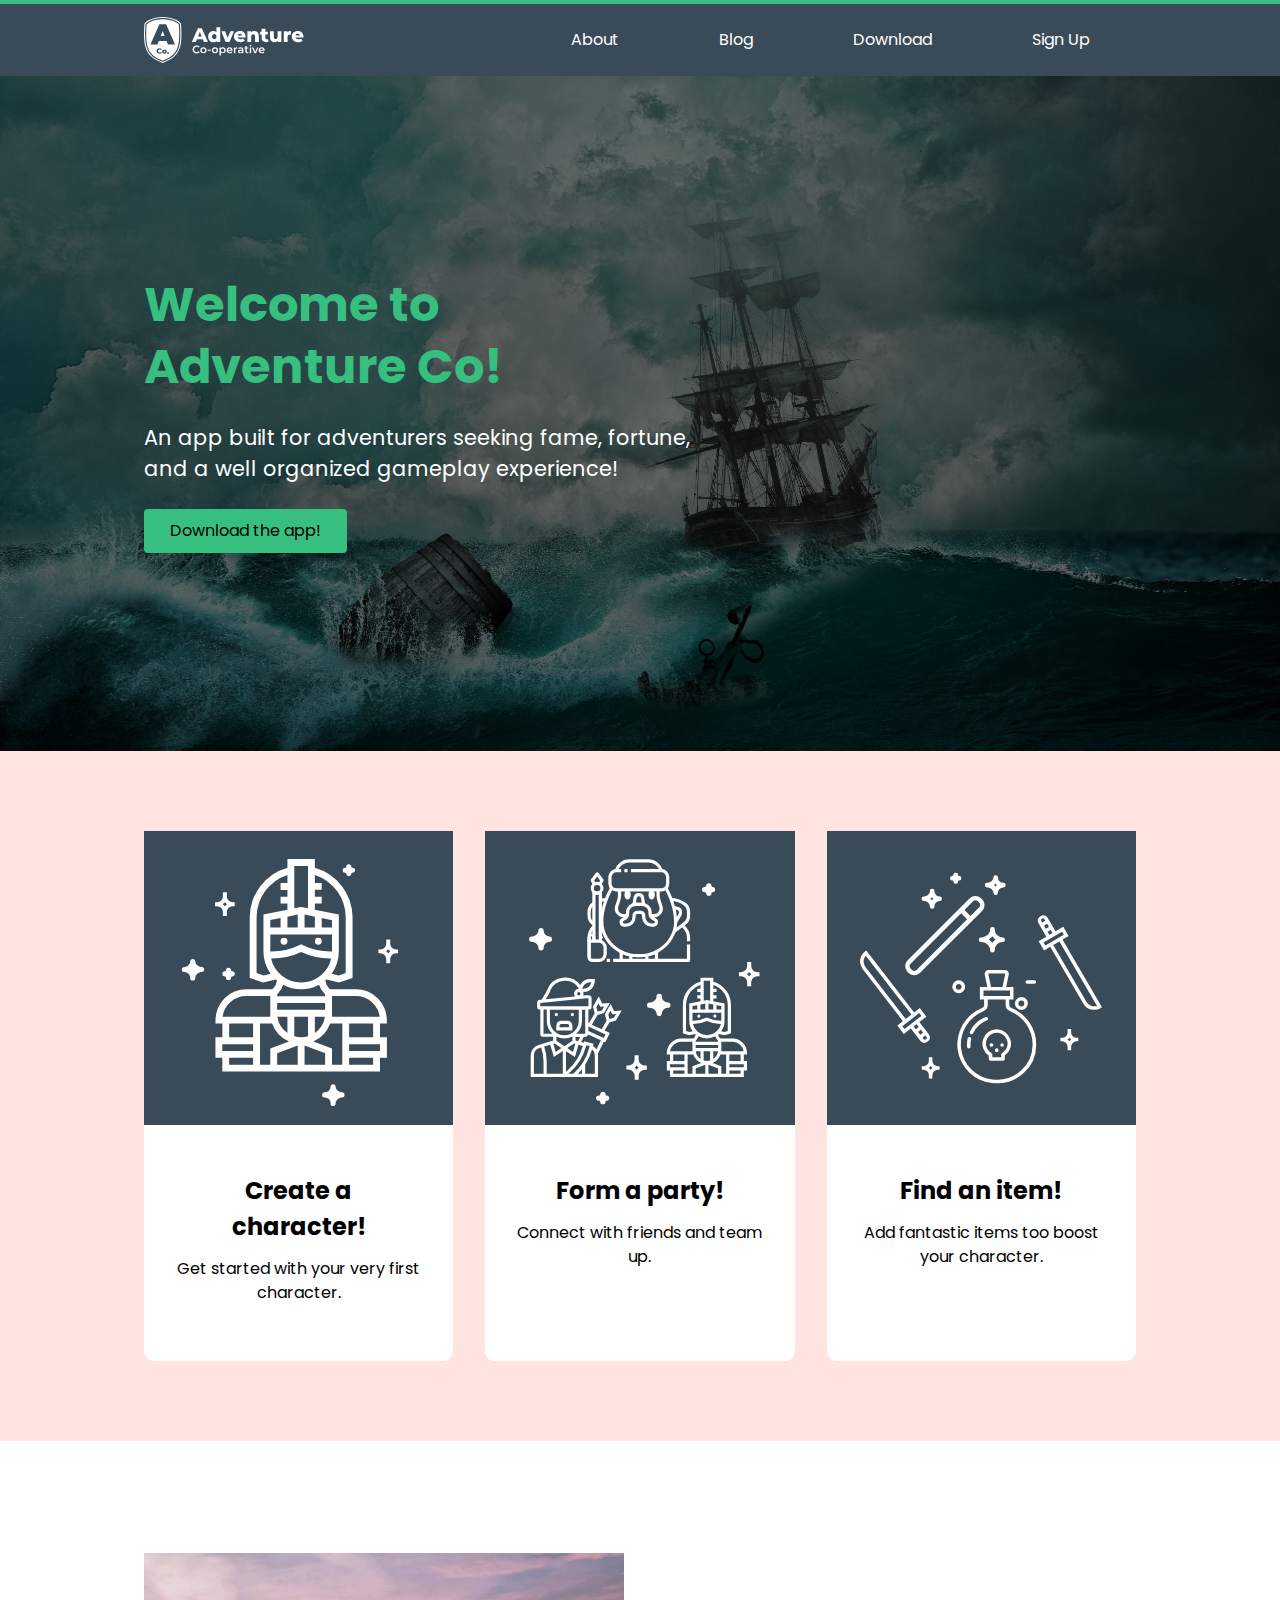
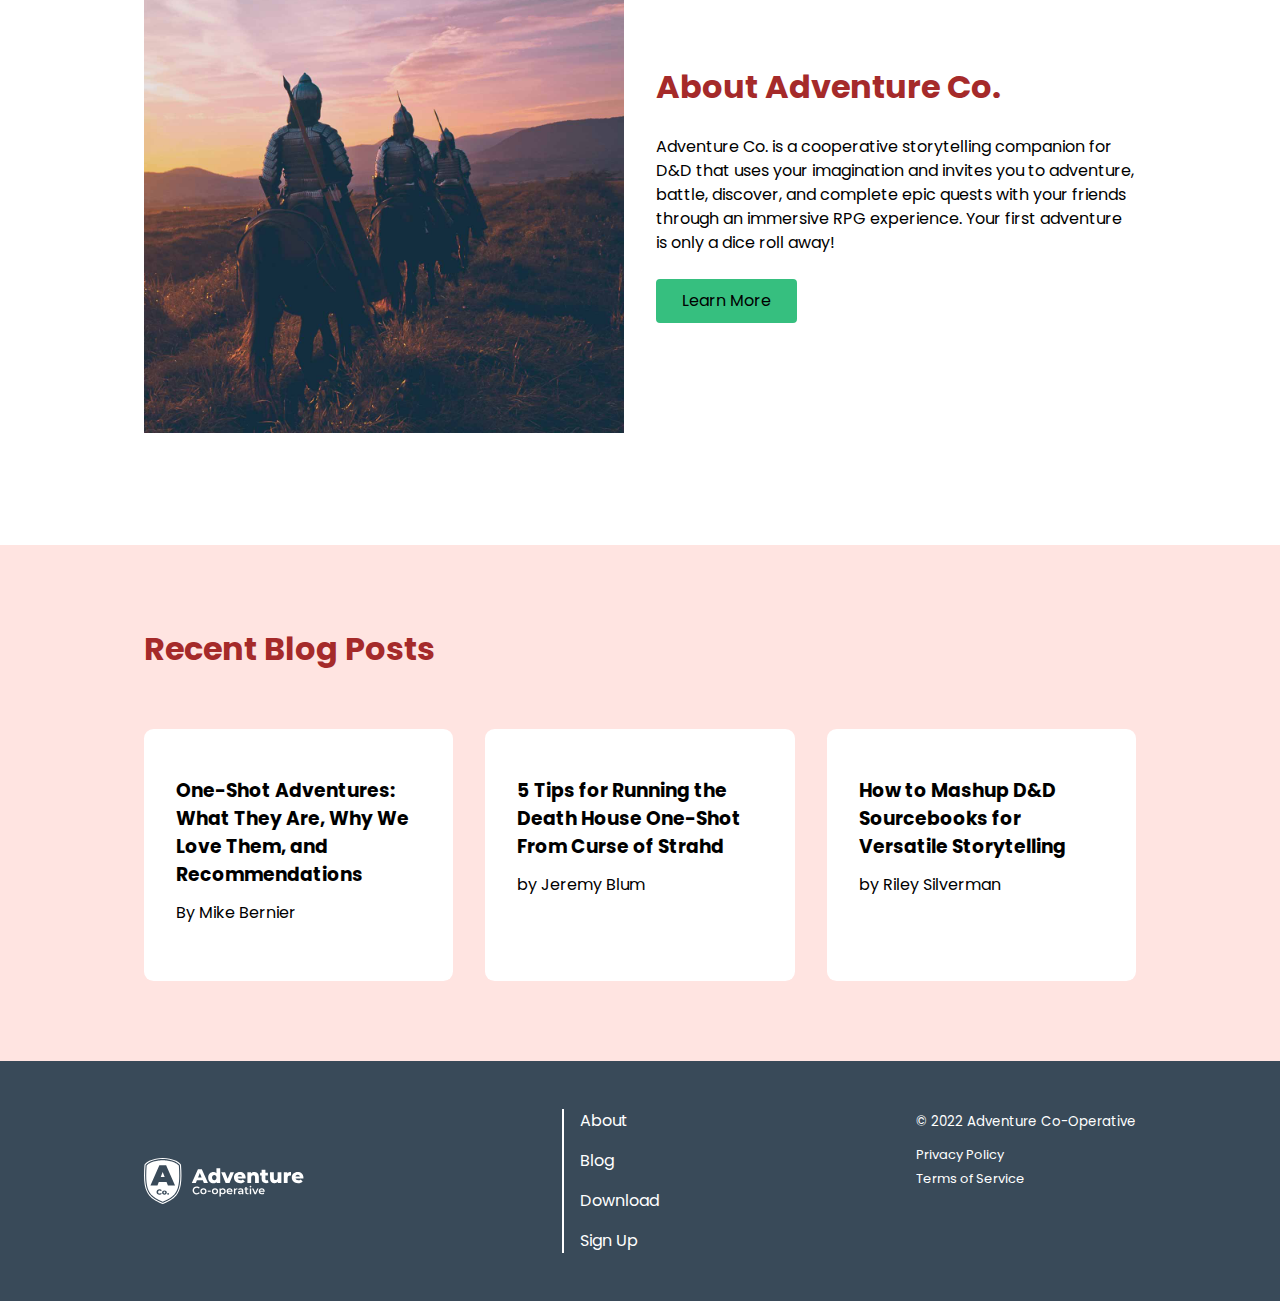
<file: index.html>
<!DOCTYPE html>
<html lang="en-CA">
<head>
    <meta charset="UTF-8">
    <meta http-equiv="X-UA-Compatible" content="IE=edge">
    <meta name="viewport" content="width=device-width, initial-scale=1.0">
    <link rel="preconnect" href="https://fonts.googleapis.com">
    <link rel="preconnect" href="https://fonts.gstatic.com" crossorigin>
    <link href="https://fonts.googleapis.com/css2?family=Poppins:wght@100;200;400&display=swap" rel="stylesheet">
    <title>Adventure-Site</title>
    <link rel="stylesheet" href="./css/main.css">
</head>
<body id="home">

    <header class="navbar">
        <div class="container">
            <a class="site-title" href="index.html">
                <h1 class="logo">
                  <img class="logo__img" src="./images/logo-ac.svg" alt="Logo WebSite">
                </h1>
              </a>
            <nav id="nav">
                <ul>
                  <li><a href="#">About</a></li>
                  <li><a href="blog-post.html">Blog</a></li>
                  <li><a href="#">Download</a></li>
                  <li><a href="#">Sign Up</a></li>
                </ul>
              </nav>
        </div>
    </header>

    <!-- prof comment
    missing open <main>
  -->

    <section id="bannertop" class="banner">
        <div class="container">
          <div class="banner__content">
            <h2 class="banner__title">Welcome to Adventure Co!</h2>
            <p class="banner__text">An app built for adventurers seeking fame, fortune, and a well organized gameplay experience!</p>
            <a href="#" class="btn btn--secondary">Download the app!</a>
          </div>
        </div>
    </section>

    <section id="cardoptions" class="card-group card-images" tabindex="0">
      <div class="container">
        <a class="card" href="#">
          <div class="card__image">
            <img src="./images/card-character.svg" alt="Get started with your very first character.">
          </div>
          <div class="card__content">
            <h2 class="card__title">Create a character!</h2>
            <p class="card__text">Get started with your very first character.</p>
          </div>
        </a>
        <a class="card" href="#">
          <div class="card__image">
            <img src="./images/card-party.svg" alt="Connect with friends and team up.">
          </div>
          <div class="card__content">
            <h2 class="card__title">Form a party!</h2>
            <p class="card__text">Connect with friends and team up.</p>
          </div>
        </a>
        <a class="card" href="#">
          <div class="card__image">
            <img src="./images/card-items.svg" alt="Add fantastic items too boost your character.">
          </div>
          <div class="card__content">
            <h2 class="card__title ">Find an item!</h2>
            <p class="card__text">Add fantastic items too boost your character.</p>
          </div>
        </a>
      </div>
    </section>

    <section id="aboutus" class="about-us">
        <div class="container">
          <div class="about-us__image">
            <img src="./images/about.jpg" alt="About Adventure Co. Photo">
          </div>
          <div class="about-us__content">
            <h2 class="about-us__title">About Adventure Co.</h2>
            <p class="about-us__text">Adventure Co. is a cooperative storytelling companion for D&D that uses your imagination and invites you to adventure, battle, discover, and complete epic quests with your friends through an immersive RPG experience. Your first adventure is only a dice roll away!</p>
            <a class="btn btn--secondary" href="#">Learn More</a>
          </div>
        </div>
      </section>

      <section id="blogitems" class="card-group blog-posts" tabindex="0">
        <div class="container">
          <h2 class="blog-post__title">Recent Blog Posts</h2>
          <a class="card" href="blog-post.html">
          <div class="card__content">
            <h3 class="card__title">One-Shot Adventures: What They Are, Why We Love Them, and Recommendations</h3>
            <p class="card__text">By Mike Bernier</p>
          </div>
        </a>
        <a class="card" href="#">
          <div class="card__content">
            <h3 class="card__title">5 Tips for Running the Death House One-Shot From Curse of Strahd</h3>
            <p class="card__text">by Jeremy Blum</p>
          </div>
        </a>
        <a class="card" href="#">
          <div class="card__content">
            <h3 class="card__title">How to Mashup D&D Sourcebooks for Versatile Storytelling</h3>
            <p class="card__text">by Riley Silverman</p>
          </div>
          </a>
        </div>
      </section>

      <!-- prof comment
        missing close </main> here
      -->

      <footer class="footer">
        <div class="container">
          <a class="logo" href="#">
            <img class="logo__img" src="./images/logo-ac.svg" alt="Logo WebSite">          </a>
          <nav>
            <ul>
              <li><a href="#">About</a></li>
              <li><a href="blog-post.html">Blog</a></li>
              <li><a href="#">Download</a></li>
              <li><a href="#">Sign Up</a></li>
            </ul>
          </nav>
          <div class="copyright">
            <small>&copy; 2022 Adventure Co-Operative</small>
            <ul>
              <li>
                <a href="#">Privacy Policy</a>
              </li>
              <li>
                <a href="#">Terms of Service</a>
              </li>
            </ul>
          </div>
        </div>
      </footer>
  
</body>
</html>
</file>
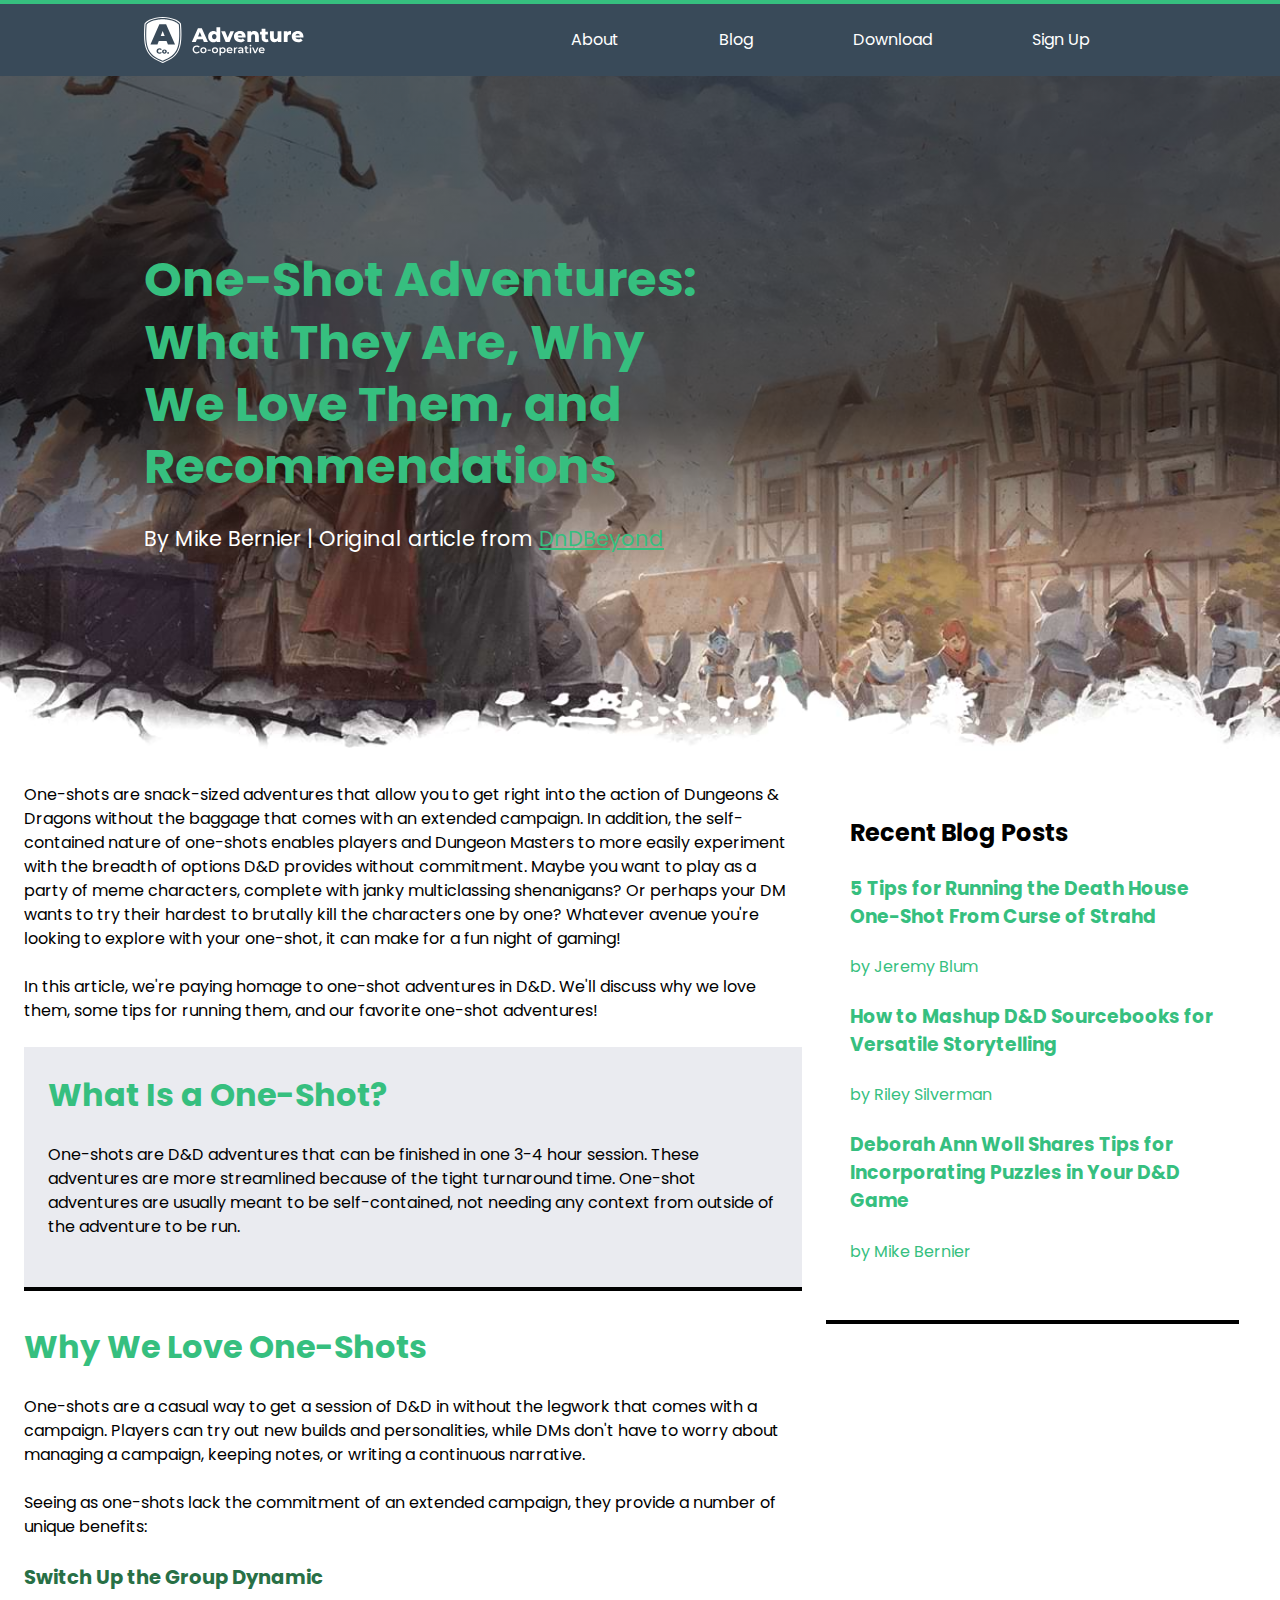
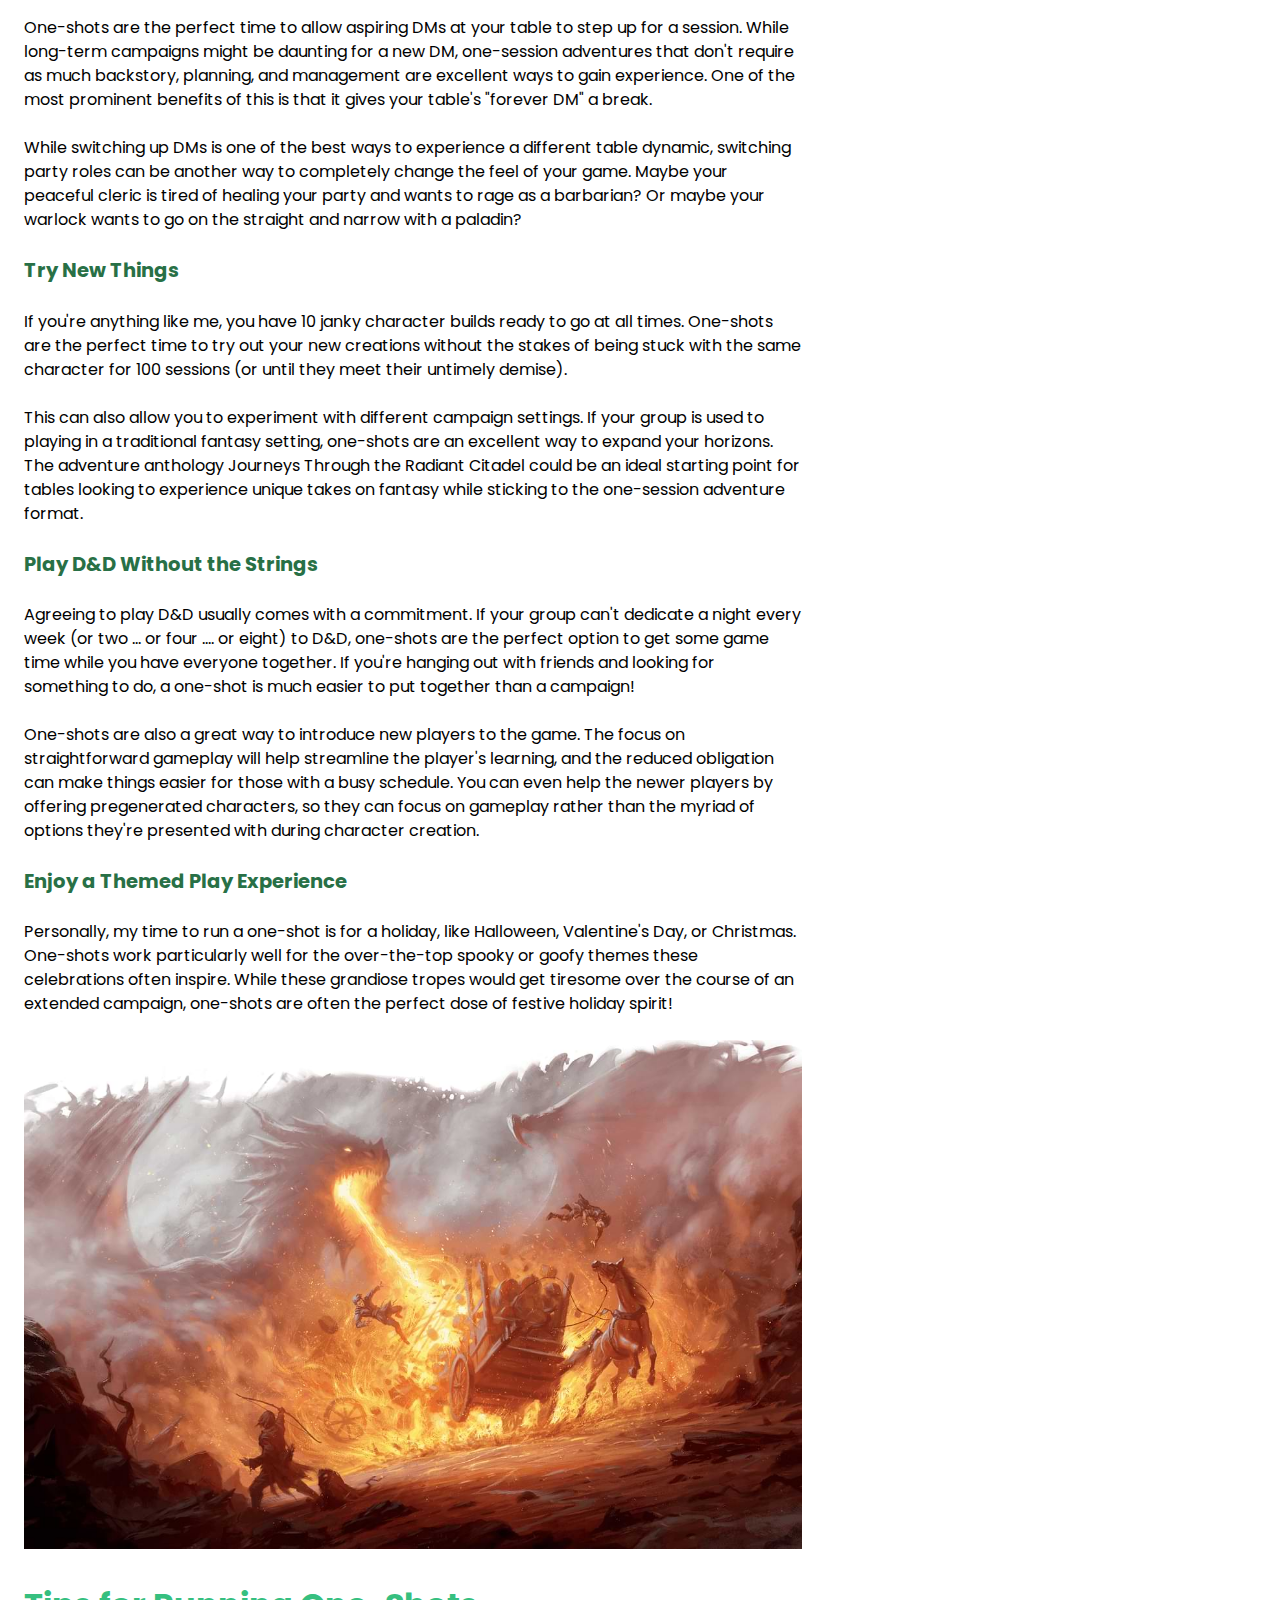
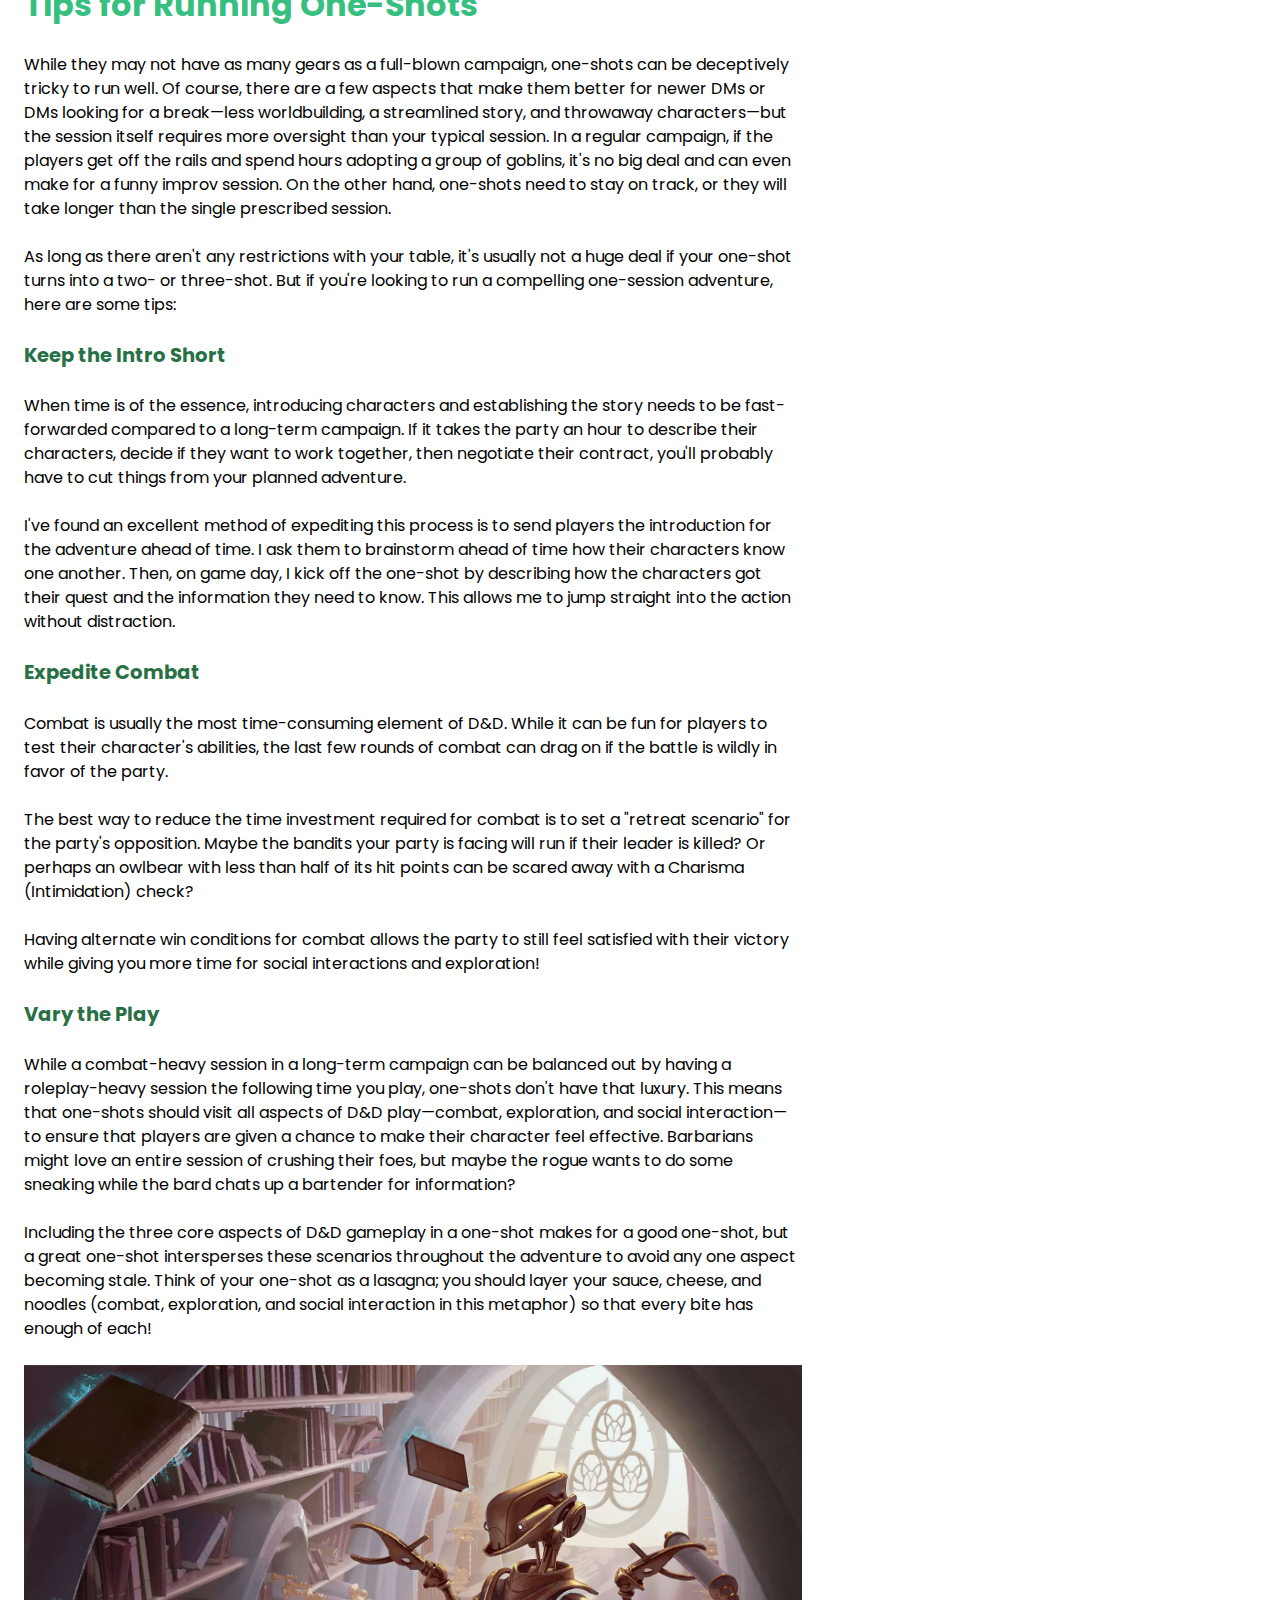
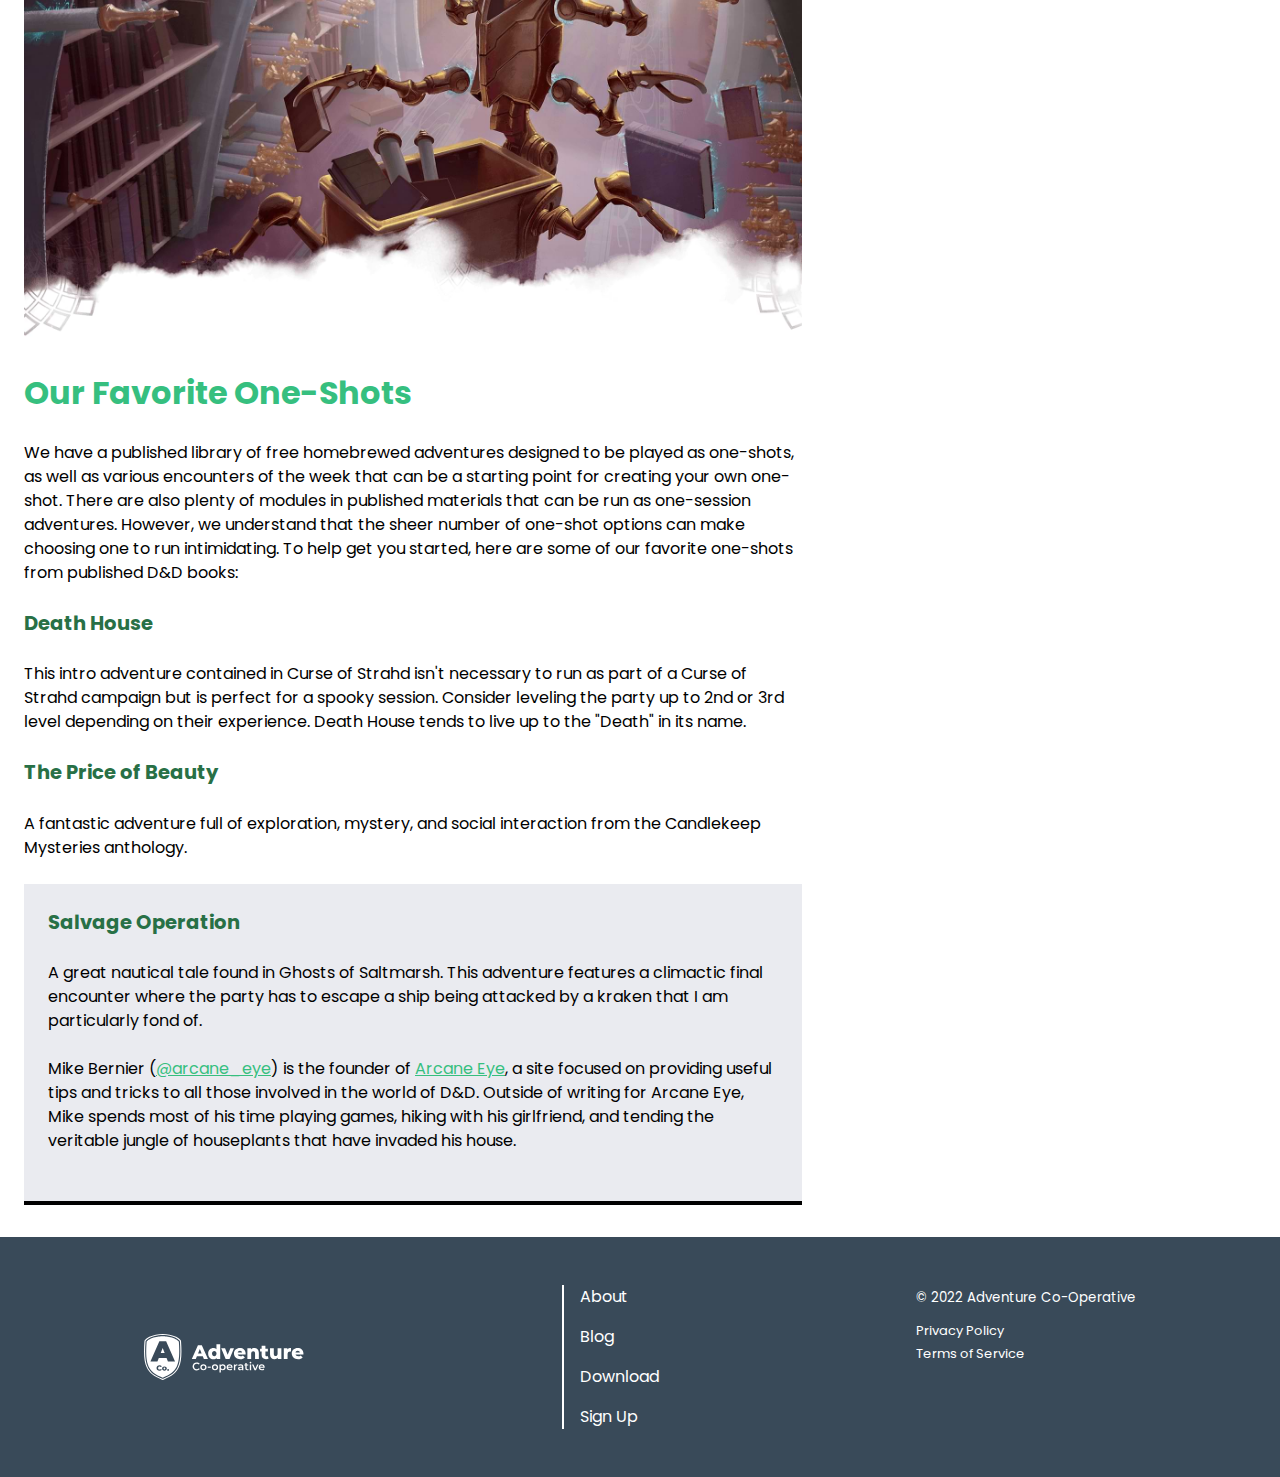
<file: blog-post.html>
<!DOCTYPE html>
<html lang="en-CA">
<head>
  <meta charset="UTF-8">
  <meta http-equiv="X-UA-Compatible" content="IE=edge">
  <meta name="viewport" content="width=device-width, initial-scale=1.0">
  <link rel="preconnect" href="https://fonts.googleapis.com">
  <link rel="preconnect" href="https://fonts.gstatic.com" crossorigin>
  <link href="https://fonts.googleapis.com/css2?family=Poppins:wght@100;200;400&display=swap" rel="stylesheet">
  <title>One-Shot Adventures: What They Are, Why We Love Them, and Recommendations | Adventure Co.</title>
  <link rel="stylesheet" href="./css/main.css">
</head>
<body id="blog">


    <header class="navbar">
        <div class="container">
            <a class="site-title" href="./">
                <h1 class="logo">
                  <img class="logo__img" src="./images/logo-ac.svg" alt="Logo WebSite">
                </h1>
              </a>
            <nav id="nav">
                <ul>
                  <li><a href="#">About</a></li>
                  <li><a href="blog-post.html">Blog</a></li>
                  <li><a href="#">Download</a></li>
                  <li><a href="#">Sign Up</a></li>
                </ul>
              </nav>
        </div>
    </header>

  <main id="main">

    <article id="list-articles" class="blog-article">

      <header class="banner banner--blog" tabindex="0">
        <div class="container">
          <div class="banner__content">
            <h1 class="banner__title">One-Shot Adventures: What They Are, Why We Love Them, and Recommendations</h1>
            <p class="banner__text">By Mike Bernier | Original article from <a href="https://www.dndbeyond.com/posts/1300-one-shot-adventures-what-they-are-why-we-love-them">DnDBeyond</a></p>
          </div>
        </div>
      </header>

      <!-- prof comment
        use of "form" in this class name is misleading. This is not an html form
        something like "article__grid" would be more appropriate.
      -->
      <section class="form--blog container--grid">
        <div class="container">
          <div class="article-content">
            <p>One-shots are snack-sized adventures that allow you to get right into the action of Dungeons & Dragons without the baggage that comes with an extended campaign. In addition, the self-contained nature of one-shots enables players and Dungeon Masters to more easily experiment with the breadth of options D&D provides without commitment. Maybe you want to play as a party of meme characters, complete with janky multiclassing shenanigans? Or perhaps your DM wants to try their hardest to brutally kill the characters one by one? Whatever avenue you're looking to explore with your one-shot, it can make for a fun night of gaming!</p>
            <p>In this article, we're paying homage to one-shot adventures in D&D. We'll discuss why we love them, some tips for running them, and our favorite one-shot adventures!</p>
            
            <div class="style-box">
              <h2 class="h2-style">What Is a One-Shot?</h2>
              <p>One-shots are D&D adventures that can be finished in one 3-4 hour session. These adventures are more streamlined because of the tight turnaround time. One-shot adventures are usually meant to be self-contained, not needing any context from outside of the adventure to be run.</p>
            </div>

            <h2 class="h2-style">Why We Love One-Shots</h2>
            <p>One-shots are a casual way to get a session of D&D in without the legwork that comes with a campaign. Players can try out new builds and personalities, while DMs don't have to worry about managing a campaign, keeping notes, or writing a continuous narrative.</p>
            <p>Seeing as one-shots lack the commitment of an extended campaign, they provide a number of unique benefits:</p>
            
            <h3 class="h3-style">Switch Up the Group Dynamic</h3>
            <p>One-shots are the perfect time to allow aspiring DMs at your table to step up for a session. While long-term campaigns might be daunting for a new DM, one-session adventures that don't require as much backstory, planning, and management are excellent ways to gain experience. One of the most prominent benefits of this is that it gives your table's "forever DM" a break.</p>
            <p>While switching up DMs is one of the best ways to experience a different table dynamic, switching party roles can be another way to completely change the feel of your game. Maybe your peaceful cleric is tired of healing your party and wants to rage as a barbarian? Or maybe your warlock wants to go on the straight and narrow with a paladin?</p>
            
            <h3 class="h3-style">Try New Things</h3>
            <p>If you're anything like me, you have 10 janky character builds ready to go at all times. One-shots are the perfect time to try out your new creations without the stakes of being stuck with the same character for 100 sessions (or until they meet their untimely demise).</p>
            <p>This can also allow you to experiment with different campaign settings. If your group is used to playing in a traditional fantasy setting, one-shots are an excellent way to expand your horizons. The adventure anthology Journeys Through the Radiant Citadel could be an ideal starting point for tables looking to experience unique takes on fantasy while sticking to the one-session adventure format.</p>
            
            <h3 class="h3-style">Play D&D Without the Strings</h3>
            <p>Agreeing to play D&D usually comes with a commitment. If your group can't dedicate a night every week (or two … or four …. or eight) to D&D, one-shots are the perfect option to get some game time while you have everyone together. If you're hanging out with friends and looking for something to do, a one-shot is much easier to put together than a campaign!</p>
            <p>One-shots are also a great way to introduce new players to the game. The focus on straightforward gameplay will help streamline the player's learning, and the reduced obligation can make things easier for those with a busy schedule. You can even help the newer players by offering pregenerated characters, so they can focus on gameplay rather than the myriad of options they're presented with during character creation.</p>
            
            <h3 class="h3-style">Enjoy a Themed Play Experience</h3>
            <p>Personally, my time to run a one-shot is for a holiday, like Halloween, Valentine's Day, or Christmas. One-shots work particularly well for the over-the-top spooky or goofy themes these celebrations often inspire. While these grandiose tropes would get tiresome over the course of an extended campaign, one-shots are often the perfect dose of festive holiday spirit!</p>
            
            <img class="photo-art" src="./images/blog-image-dragon.jpg" alt="Whatever image">

            <h2 class="h2-style">Tips for Running One-Shots</h2>
            <p>While they may not have as many gears as a full-blown campaign, one-shots can be deceptively tricky to run well. Of course, there are a few aspects that make them better for newer DMs or DMs looking for a break—less worldbuilding, a streamlined story, and throwaway characters—but the session itself requires more oversight than your typical session. In a regular campaign, if the players get off the rails and spend hours adopting a group of goblins, it's no big deal and can even make for a funny improv session. On the other hand, one-shots need to stay on track, or they will take longer than the single prescribed session.</p>
            <p>As long as there aren't any restrictions with your table, it's usually not a huge deal if your one-shot turns into a two- or three-shot. But if you're looking to run a compelling one-session adventure, here are some tips:</p>
            
            <h3 class="h3-style">Keep the Intro Short</h3>
            <p>When time is of the essence, introducing characters and establishing the story needs to be fast-forwarded compared to a long-term campaign. If it takes the party an hour to describe their characters, decide if they want to work together, then negotiate their contract, you'll probably have to cut things from your planned adventure.</p>
            <p>I've found an excellent method of expediting this process is to send players the introduction for the adventure ahead of time. I ask them to brainstorm ahead of time how their characters know one another. Then, on game day, I kick off the one-shot by describing how the characters got their quest and the information they need to know. This allows me to jump straight into the action without distraction.</p>
            
            <h3 class="h3-style">Expedite Combat</h3>
            <p>Combat is usually the most time-consuming element of D&D. While it can be fun for players to test their character's abilities, the last few rounds of combat can drag on if the battle is wildly in favor of the party.</p>
            <p>The best way to reduce the time investment required for combat is to set a "retreat scenario" for the party's opposition. Maybe the bandits your party is facing will run if their leader is killed? Or perhaps an owlbear with less than half of its hit points can be scared away with a Charisma (Intimidation) check?</p>
            <p>Having alternate win conditions for combat allows the party to still feel satisfied with their victory while giving you more time for social interactions and exploration!</p>
            
            <h3 class="h3-style">Vary the Play</h3>
            <p>While a combat-heavy session in a long-term campaign can be balanced out by having a roleplay-heavy session the following time you play, one-shots don't have that luxury. This means that one-shots should visit all aspects of D&D play—combat, exploration, and social interaction—to ensure that players are given a chance to make their character feel effective. Barbarians might love an entire session of crushing their foes, but maybe the rogue wants to do some sneaking while the bard chats up a bartender for information?</p>
            <p>Including the three core aspects of D&D gameplay in a one-shot makes for a good one-shot, but a great one-shot intersperses these scenarios throughout the adventure to avoid any one aspect becoming stale. Think of your one-shot as a lasagna; you should layer your sauce, cheese, and noodles (combat, exploration, and social interaction in this metaphor) so that every bite has enough of each!</p>
            
            <img class="photo-art" src="./images/blog-image-robot.jpg" alt="Whatever image">

            <h2 class="h2-style">Our Favorite One-Shots</h2>
            <p>We have a published library of free homebrewed adventures designed to be played as one-shots, as well as various encounters of the week that can be a starting point for creating your own one-shot. There are also plenty of modules in published materials that can be run as one-session adventures. However, we understand that the sheer number of one-shot options can make choosing one to run intimidating. To help get you started, here are some of our favorite one-shots from published D&D books:</p>
            
            <h3 class="h3-style">Death House</h3>
            <p>This intro adventure contained in Curse of Strahd isn't necessary to run as part of a Curse of Strahd campaign but is perfect for a spooky session. Consider leveling the party up to 2nd or 3rd level depending on their experience. Death House tends to live up to the "Death" in its name.</p>
            

            <h3 class="h3-style">The Price of Beauty</h3>
            <p>A fantastic adventure full of exploration, mystery, and social interaction from the Candlekeep Mysteries anthology.</p>

            <div class="style-box">
              <h3 class="h3-style">Salvage Operation</h3>
              <p>A great nautical tale found in Ghosts of Saltmarsh. This adventure features a climactic final encounter where the party has to escape a ship being attacked by a kraken that I am particularly fond of.</p>

            <div>
              <p>Mike Bernier (<a href="https://twitter.com/arcane_eye">@arcane_eye</a>) is the founder of <a href="https://arcaneeye.com/">Arcane Eye</a>, a site focused on providing useful tips and tricks to all those involved in the world of D&D. Outside of writing for Arcane Eye, Mike spends most of his time playing games, hiking with his girlfriend, and tending the veritable jungle of houseplants that have invaded his house.</p>
            </div>
          </div>

          </div>
        </div>
        <!-- prof comment
          section below should be <aside>
        -->
          <section class="recent-post">
            <h2 class="recent-post__title">Recent Blog Posts</h2>
            <a class="recent-post__link" href="https://www.dndbeyond.com/posts/1092-5-tips-for-running-the-death-house-one-shot-from">
              <h3 class="recent-post__post-title">5 Tips for Running the Death House One-Shot From Curse of Strahd</h3>
              <p class="recent-post__post-text">by Jeremy Blum</p>
            </a>
            <a class="recent-post__link" href="https://www.dndbeyond.com/posts/1255-how-to-mashup-d-d-sourcebooks-for-versatile">
              <h3 class="recent-post__post-title">How to Mashup D&amp;D Sourcebooks for Versatile Storytelling</h3>
              <p class="recent-post__post-text">by Riley Silverman</p>
            </a>
            <a class="recent-post__link" href="https://www.dndbeyond.com/posts/1176-deborah-ann-woll-shares-tips-for-incorporating">
              <h3 class="recent-post__post-title">Deborah Ann Woll Shares Tips for Incorporating Puzzles in Your D&amp;D Game</h3>
              <p class="recent-post__post-text">by Mike Bernier</p>
            </a>
          </section>
          
      </section>
  </main>


      <footer class="footer">
        <div class="container">
          <a class="logo" href="#">
            <img class="logo__img" src="./images/logo-ac.svg" alt="Logo WebSite">          </a>
          <nav>
            <ul>
              <li><a href="#">About</a></li>
              <li><a href="blog-post.html">Blog</a></li>
              <li><a href="#">Download</a></li>
              <li><a href="#">Sign Up</a></li>
            </ul>
          </nav>
          <div class="copyright">
            <small>&copy; 2022 Adventure Co-Operative</small>
            <ul>
              <li>
                <a href="#">Privacy Policy</a>
              </li>
              <li>
                <a href="#">Terms of Service</a>
              </li>
            </ul>
          </div>
        </div>
      </footer>

</body>
</html>
</file>
<file: css/main.css>
/*Base css*/
/* Box sizing rules */
*,
*::before,
*::after {
  box-sizing: border-box;
}

/* Remove default margin */
h1,
h2,
h3,
h4,
h5,
h6,
p,
figure,
blockquote,
ul,
ol, 
dl,
dd {
  margin: 0 0 1.5rem;
}

/* Remove list styles on ul, ol elements with a list role, which suggests default styling will be removed */
ul[role='list'],
ol[role='list'] {
  list-style: none;
}

/* Set core root defaults */

html{
    line-height: 1.5;
    font-family: 'Poppins', sans-serif;
}
html:focus-within {
  scroll-behavior: smooth;
}

/* Set core body defaults */
body {
  min-height: 100vh;
  text-rendering: optimizeSpeed;
  line-height: 1.5;
  margin: 0;
}

/* A elements that don't have a class get default styles */
a {
    text-decoration-skip-ink: auto;
    color: #36BF7F;
}

a:hover,
a:focus {
    color: #D96666;
}

/* Make images easier to work with */
img,
picture,
svg {
  max-width: 100%;
  display: block;
}

svg{
    fill: currentColor;
}

svg:not(:root) {
    overflow: hidden;
}

/* Inherit fonts for inputs and buttons */
input,
button,
textarea,
select {
  font: inherit;
}

/* Remove all animations, transitions and smooth scroll for people that prefer not to see them */
@media (prefers-reduced-motion: reduce) {
  html:focus-within {
   scroll-behavior: auto;
  }
  
  *,
  *::before,
  *::after {
    animation-duration: 0.01ms !important;
    animation-iteration-count: 1 !important;
    transition-duration: 0.01ms !important;
    scroll-behavior: auto !important;
  }
}


.container--grid {
  display: grid;
  grid-template-columns: 1fr 1fr 1fr 0.1fr;
}

.container{
    grid-column: 1/3;
    width: min(65em, 100%);
    margin: 0 auto;
    padding-left: 1.5rem;
    padding-right: 1.5rem;
}
/*End Base css*/

/* navbar styles */

.navbar {
  background-color: #394a59;
  color: #FFF;
  border-top: .25rem solid #36BF7F;
}

.navbar .container{
  padding: 1.5rem 0 0;
  display: flex;
  flex-direction: column;
  align-items: center;
  gap: .7rem;
}

.navbar a,
.navbar .logo{
  color: #fff;
  text-decoration: none;
}

.navbar .logo{
  display: flex;
  gap: .75rem;
  align-items: center;
  margin: 0;
}

.navbar .logo__img {
  width: 10rem;
}

.navbar .logo__text {
  font-size: 1.424rem;
  font-weight: bold;
  line-height: 1.3;
}

.navbar .logo__text:hover{
  color: #36BF7F;
}

.navbar nav{
  width: 200%;
  
 }

.navbar ul{
  list-style: none;
  margin:0%;
  padding-left: .1rem;
  padding-right: .1rem;
  display: flex;
  flex-direction: column;
  gap: .75rem;
}

.navbar ul a{
  display: block;
  text-align: center;
  padding: .75rem 1.5rem;
}

.navbar ul a:hover,
.navbar ul a:focus-visible{
  background-color: #36BF7F;
  color: #FFF;
}


.navbar li {
  list-style: none;
  display: inline-block;
  /* ---------- prof comment ----------
    
You should not be using `px`!

---------- end prof comment ---------- */
  padding: 0 20px;
}

@media only screen and (min-width: 45em) {

  .navbar .container {
    flex-direction: row;
    justify-content: space-between;
    padding: 0 1.5rem;
  }

  .navbar  .logo {
    font-size: 1.725rem;
    padding: 0;
  }

  .navbar  nav {
    width: auto;
  }

  .navbar ul {
    flex-direction: row;
  }

  .navbar ul a {
    padding: 1.5rem;
  }

}

@media only screen and (min-width: 60em) {

  .navbar .site-title > * {
    font-size: 1.956rem;
  }

}
  
/* End navbar styles */

/* banner styles */
.banner {
  background-image: linear-gradient(to bottom, #0009, #0009), url("../images/hero-banner.jpg");
  background-position: center;
  background-size: cover;
}

.banner .container {
  display: flex;
  justify-content: flex-start;
  align-items: center;
  min-height: 75vh;
  padding: 3rem 1.5rem;
}

.banner__content {
  width: min(35em, 100%);
}

.banner__title {
  font-size: 1.756rem;
  line-height: 1.3;
  color: #36BF7F;
}

.banner__text {
  font-size: 1.150rem;
  color: #fff;
}

@media only screen and (min-width: 45em) {

  .banner__title {
    font-size: 2 rem;
  }

  .banner__text {
    font-size: 1 rem;
  }

}

@media only screen and (min-width: 60em) {

  .banner__title {
    font-size: 3rem;
  }

  .banner__text {
    font-size: 1.300rem;
  }

}
/* End banner styles */

/*button styles*/
.btn{
    display: inline-block;
    padding: .55em 1.5em .5em;
    background-color: #394A59;
    border: 0.125rem solid #394A59;
    color: #fff;
    border-radius: .25em;
    -webkit-border-radius: .25em;
    -moz-border-radius: .25em;
    -ms-border-radius: .25em;
    -o-border-radius: .25em;
    text-decoration: none;
    cursor: pointer;
    font-family: inherit;
    font-size: inherit;
}
.btn:hover,
.btn:focus-visible{
    background-color: #59758d;
    border-color:#59758d
}

.btn--secondary{
background: #36BF7F;
border-color: #36BF7F;
color: #000;
}

.btn--secondary:hover, 
.btn--secondary:focus-visible{
background: #75d3a7;
border-color: #75d3a7;
color: #000;
}

.btn-large{
font-size: 1.150rem;
}

/*End button styles*/

/*card styles*/
.card-group {
  background-color:mistyrose;
}

.card-group .container {
  display: grid;
  gap: 2rem;
  grid-template-columns:1fr 1fr 1fr;
  padding-top: 5rem;
  padding-bottom: 5rem;
}

.card {
  border-radius: .6rem;
  background-color: white;
  color: black;
  flex-direction: column;
  text-decoration: none;
  display: flex;
  transition:    .3s box-shadow,    .1s transform;
  -webkit-border-radius: .6rem;
  -moz-border-radius: .6rem;
  -ms-border-radius: .6rem;
  -o-border-radius: .6rem;
  -webkit-transition:    .3s box-shadow,    .1s transform;
  -moz-transition:    .3s box-shadow,    .1s transform;
  -ms-transition:    .3s box-shadow,    .1s transform;
  -o-transition:    .3s box-shadow,    .1s transform;
}

.card:hover,
.card:focus-visible {
  color: black;
  box-shadow: 0 0 30rem rgba(0,0,0,0.18);
  transform: translateY(-1rem);
  -webkit-transform: translateY(-2rem);

}

.card__image img {
    width: 100%;
    height: 30vh;
    object-fit: cover;
    display: block;
    border-radius: 1rem 1rem 0 0;
    -webkit-border-radius: 1rem 1rem 0 0;
    -moz-border-radius: 1rem 1rem 0 0;
    -ms-border-radius: 1rem 1rem 0 0;
    -o-border-radius: 1rem 1rem 0 0;
}

.card__image img {
    object-fit:contain;
    width: 100%;
  }

.card-images .card__image {
  background-color:#394a59;
  padding: 0.75rem;
}

.card-images .card__content {
  text-align: center;
  align-items: center;
}

.card__content {
  padding: 2rem;
  display: flex;
  flex-direction: column;
}

.card__title {
  color: black;
  margin-bottom: .75rem;
  margin-top: 1rem;
}

/* ---------- prof comment ----------

You should be using min-width media queries only!
We work mobile first in this program.

---------- end prof comment ---------- */
@media only screen and (max-width: 60em) {
    .card-group .container {
        display: grid;
        grid-template-columns: 1fr 1fr;
    }
    .card:hover,
    .card:focus-visible {
    color: black;
    box-shadow: 0 0 30rem rgba(0,0,0,0.18);
    transform: translateY(-1rem);
    -webkit-transform: translateY(-1rem);
    }

  }

  /* ---------- prof comment ----------

You should be using min-width media queries only!
We work mobile first in this program.

---------- end prof comment ---------- */
  @media only screen and (max-width: 38em) {
    .card-group .container {
        display: grid;
        grid-template-columns: 1fr;
    }
    .card:hover,
    .card:focus-visible {
    color: black;
    box-shadow: 0 0 30rem rgba(0,0,0,0.18);
    transform: translateY(-1rem);
    -webkit-transform: translateY(-1rem);
    }
  }

/*End card styles*/

/* about Adventure Co.*/
.about-us {
  padding: 7rem 0;
}

.about-us .container {
    grid-template-columns: 1fr 1fr;
    display: grid;
    gap: 2rem;
}

.about-us__content {
  margin: auto;
}

.about-us__title {
    font-size: 2rem;
    color: brown;
}

/*End about Adventure Co.*/

/*Recent Blog Post*/
.blog-post__title {
    font-size: 2rem;
    color: brown;
    grid-column: 1 / -1;
  }
/*End Recent Blog Post*/

/*Footer section*/
  .footer {
    background-color: #394a59;
    color: white;
  }
  
  .footer .container {
    background-color: #394a59;
    padding-top: 3rem;
    padding-bottom: 3rem;
    display: flex;
    flex-direction: column;
    gap: 1.5rem;
  }
  
  .footer a {
    color: #fff;
    text-decoration: none;
    cursor: pointer;
  }
  
  .footer a:hover,
  .footer a:focus-visible {
    color: #36BF7F;
  }
  
  .footer .logo {
    display: flex;
    gap: .75rem;
    align-items: center;
    transition: .2s opacity;
  }
  
  .footer .logo:hover,
  .footer .logo:focus {
    color: #36BF7F;
  }
  
  .footer .logo__img {
    width: 10rem;
  }
  
  .footer .logo__text {
    font-size: 1.525rem;
    font-weight: bold;
    line-height: 1.3;
  }
  
  .footer nav ul {
    border-left: .125rem solid white;
    display: flex;
    padding-left: 1rem;
    gap: 1rem;
    list-style: none;
    flex-direction: column;
    margin: 0;
  }
  
  .footer .copyright ul {
    margin: 0;
    padding: .75rem 0 0;
    list-style: none;
    display: flex;
    flex-direction: column;
    gap: .25rem;
    font-size: small;
  }
  
  @media only screen and (min-width: 45em) {
  
    .footer .container {
      justify-content: space-between;
      flex-direction: row;
    }
  
  }

/*End footer section*/

/*Blog section*/
.banner--blog {
  background-image: linear-gradient(to bottom, #0009, #0009, #0009, #0000, #0000), url("../images/blog-image-adventurers.jpg");
  background-position: center bottom;
  margin-bottom: 2rem;
}

.h2-style {
  font-size: 2rem;
  color: #36BF7F;
  line-height: 1.5;
}

.h3-style {
  font-size: 1.222rem;
  color: #287046;
  line-height: 1.5;
}

.photo-art{
  margin-bottom: 2rem;
}

.style-box{
  padding: 1.5rem;
  background-color: #eaebf0;
  border-bottom: 0.25rem solid black;
  margin-bottom: 2rem;
}

.recent-post{
  align-self: flex-start;
  padding: 2rem 1.5rem;
  border-bottom: 0.25rem solid black;
}

.recent-post__post-title{
  color:#36BF7F;
}

.recent-post__link{
  text-decoration: none;  
}
/* ---------- prof comment ----------

You should be using min-width media queries only!
We work mobile first in this program.

---------- end prof comment ---------- */
@media only screen and (max-width: 60em) {
  
  .container--grid {
    display: grid;
    grid-template-columns: 1fr;
  }

}
</file>
